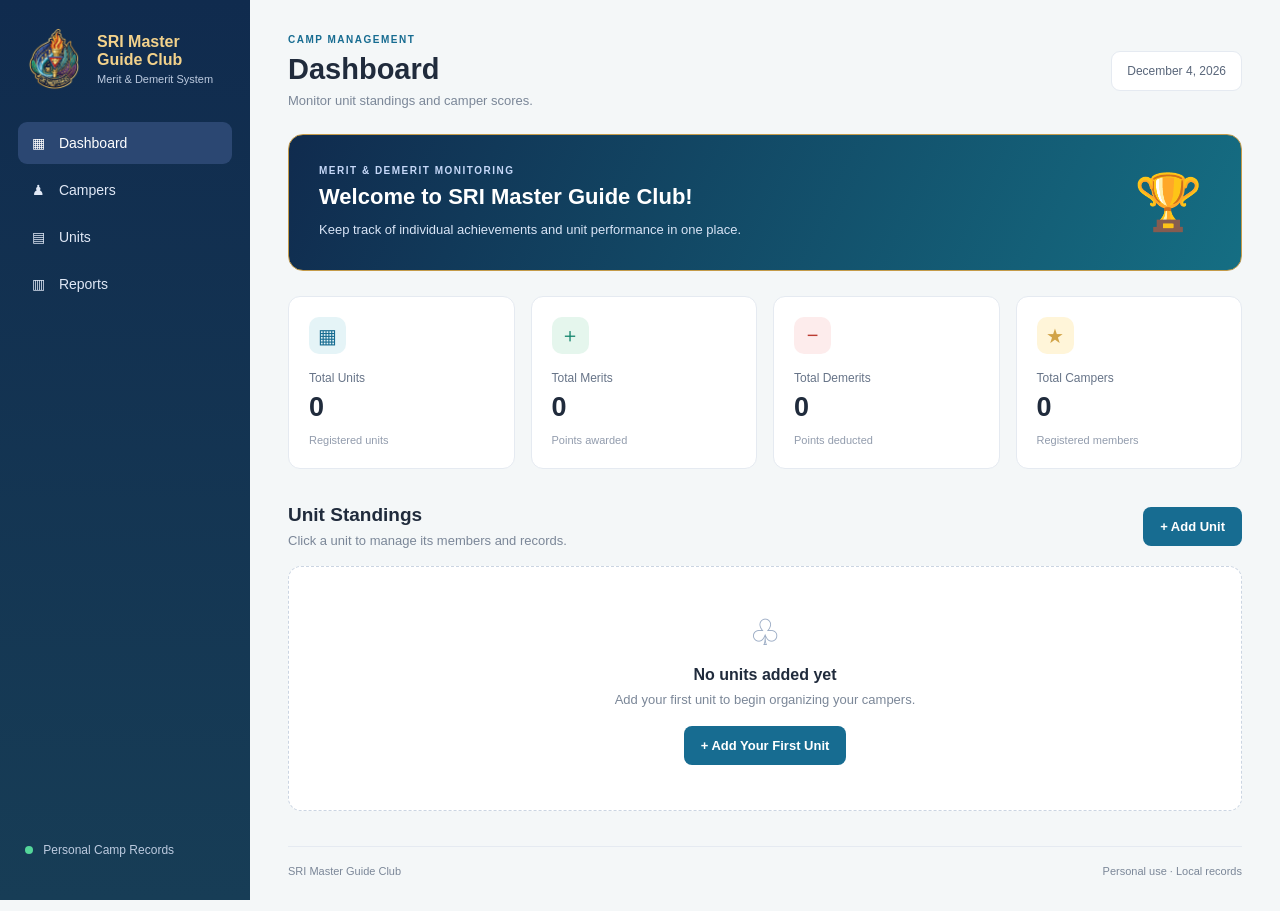
<file: management-test/index.html>
<!DOCTYPE html>
<html lang="en">
<head>
  <meta charset="UTF-8">
  <meta name="viewport" content="width=device-width, initial-scale=1.0">
  <title>SRI Master Guide Club</title>
  <link rel="stylesheet" href="style.css">
  <link rel="manifest" href="manifest.json">
  <meta name="theme-color" content="#102746">
  <meta name="apple-mobile-web-app-capable" content="yes">
  <meta name="apple-mobile-web-app-status-bar-style" content="default">
  <meta name="apple-mobile-web-app-title" content="SRI Master Guide">
  <link rel="apple-touch-icon" href="icon-192.png">
  <link rel="icon" type="image/png" href="icon-192.png">
</head>
<body>
  <aside class="sidebar">
    <div class="brand">
      <img class="brand-logo" src="club-logo.png" alt="SRI Master Guide Club logo">
      <div>
        <h2>SRI Master Guide Club</h2>
        <p>Merit & Demerit System</p>
      </div>
    </div>

    <nav>
      <button class="nav-item active" type="button" data-page="dashboard" onclick="showDashboard()"><span>▦</span> Dashboard</button>
      <button class="nav-item" type="button" data-page="campers" onclick="showListing('campers')"><span>♟</span> Campers</button>
      <button class="nav-item" type="button" data-page="units" onclick="showListing('units')"><span>▤</span> Units</button>
      <button class="nav-item" type="button" data-page="reports" onclick="showListing('reports')"><span>▥</span> Reports</button>
    </nav>

    <div class="sidebar-footer">
      <span class="status-dot"></span>
      Personal Camp Records
    </div>
  </aside>

  <main class="main-content">
    <header class="topbar">
      <div>
        <p class="eyebrow">CAMP MANAGEMENT</p>
        <h1>Dashboard</h1>
        <p class="subtitle">Monitor unit standings and camper scores.</p>
      </div>
      <div class="date-label" id="today-date">Camp Scoreboard</div>
    </header>

    <section class="welcome-banner">
      <div>
        <p class="eyebrow light">MERIT & DEMERIT MONITORING</p>
        <h2>Welcome to SRI Master Guide Club!</h2>
        <p>Keep track of individual achievements and unit performance in one place.</p>
      </div>
      <div class="trophy-icon">🏆</div>
    </section>

    <section class="summary-grid">
      <article class="summary-card">
        <div class="summary-icon blue">▦</div>
        <p>Total Units</p>
        <h2 id="total-units">0</h2>
        <span>Registered units</span>
      </article>

      <article class="summary-card">
        <div class="summary-icon green">＋</div>
        <p>Total Merits</p>
        <h2 id="total-merits">0</h2>
        <span>Points awarded</span>
      </article>

      <article class="summary-card">
        <div class="summary-icon red">−</div>
        <p>Total Demerits</p>
        <h2 id="total-demerits">0</h2>
        <span>Points deducted</span>
      </article>

      <article class="summary-card">
        <div class="summary-icon gold">★</div>
        <p>Total Campers</p>
        <h2 id="total-campers">0</h2>
        <span>Registered members</span>
      </article>
    </section>

    <section class="units-section">
      <div class="section-heading">
        <div>
          <h2>Unit Standings</h2>
          <p>Click a unit to manage its members and records.</p>
        </div>
        <button class="primary-button" id="add-unit-btn" type="button">
          + Add Unit
        </button>
      </div>

      <div class="units-grid" id="units-container">
        <div class="empty-state">
          <div class="empty-icon">♧</div>
          <h3>No units added yet</h3>
          <p>Add your first unit to begin organizing your campers.</p>
          <button class="primary-button" type="button"
            onclick="document.getElementById('add-unit-btn').click()">
            + Add Your First Unit
          </button>
        </div>
      </div>
    </section>

    <footer class="page-footer">
      <span>SRI Master Guide Club</span>
      <span>Personal use · Local records</span>
    </footer>
  </main>

 
  <section id="unit-page" class="unit-page hidden">
    <div class="unit-page-header">
      <button class="back-button" onclick="showDashboard()">
        ← Back to Dashboard
      </button>

      <div class="unit-page-title">
        <div>
          <p class="eyebrow">UNIT MANAGEMENT</p>
          <h1 id="unit-page-name">Unit Name</h1>
          <p class="subtitle">Manage your campers and their scores.</p>
        </div>

        <button class="primary-button" onclick="addMemberToActiveUnit()">
          + Add Camper
        </button>
      </div>
    </div>

    <section class="summary-grid unit-summary-grid">
      <article class="summary-card">
        <div class="summary-icon blue">♟</div>
        <p>Total Campers</p>
        <h2 id="unit-member-count">0</h2>
        <span>Registered members</span>
      </article>

      <article class="summary-card">
        <div class="summary-icon green">＋</div>
        <p>Total Merits</p>
        <h2 id="unit-merits">0</h2>
        <span>Points awarded</span>
      </article>

      <article class="summary-card">
        <div class="summary-icon red">−</div>
        <p>Total Demerits</p>
        <h2 id="unit-demerits">0</h2>
        <span>Points deducted</span>
      </article>

      <article class="summary-card">
        <div class="summary-icon gold">★</div>
        <p>Unit Score</p>
        <h2 id="unit-total-score">0</h2>
        <span>Current net score</span>
      </article>
    </section>

    <section class="record-section">
      <div class="section-heading"><div><h2>Team Points</h2><p>Give points directly to this unit, not to individual campers.</p></div></div>
      <button type="button" class="category-manage-button" onclick="manageCategories()">✎ Edit Categories</button>
      <form id="team-score-form" class="score-form">
        <div class="form-group"><label for="team-merit-points">Team Merit Points</label><input id="team-merit-points" type="number" min="0" step="1" placeholder="0"></div>
        <div class="form-group"><label for="team-demerit-points">Team Demerit Points</label><input id="team-demerit-points" type="number" min="0" step="1" placeholder="0"></div>
        <div class="form-group"><label for="team-score-date">Date</label><input id="team-score-date" type="date" required></div>
        <div class="full-width" id="team-category-fields"></div>
        <div class="form-group full-width"><label for="team-score-notes">Additional details (optional)</label><textarea id="team-score-notes" rows="2" placeholder="What did the team do?"></textarea></div>
        <div class="form-actions"><button class="primary-button" type="submit">Save Team Points</button></div>
      </form>
      <h3 class="team-history-heading">Unit Score History — Team &amp; Campers</h3>
      <div id="team-history" class="history-list"></div>
    </section>

    <section class="members-section">
      <div class="section-heading">
        <div>
          <h2>Unit Members</h2>
          <p>Select a camper to view their individual records.</p>
        </div>
      </div>

      <div id="members-container" class="members-grid"></div>
    </section>
  </section>



<section id="listing-page" class="unit-page hidden">
  <header class="topbar"><div><p class="eyebrow">CAMP MANAGEMENT</p><h1 id="listing-title">Campers</h1><p class="subtitle" id="listing-description"></p></div></header>
  <div id="listing-content"></div>
</section>

<section id="member-page" class="member-page hidden">
  <button class="back-button" onclick="showDashboard()">
    ← Back to Dashboard
  </button>

  <header class="member-profile-header">
    <div>
      <p class="eyebrow">CAMPER PROFILE</p>
      <h1 id="member-page-name">Camper Name</h1>
      <p class="subtitle" id="member-page-unit">Unit Name</p>
    </div>
  </header>

  <section class="summary-grid member-summary-grid">
    <article class="summary-card">
      <div class="summary-icon green">＋</div>
      <p>Total Merits</p>
      <h2 id="member-merits">0</h2>
      <span>Points awarded</span>
    </article>

    <article class="summary-card">
      <div class="summary-icon red">−</div>
      <p>Total Demerits</p>
      <h2 id="member-demerits">0</h2>
      <span>Points deducted</span>
    </article>

    <article class="summary-card">
      <div class="summary-icon blue">★</div>
      <p>Net Score</p>
      <h2 id="member-net-score">0</h2>
      <span>Current individual score</span>
    </article>
  </section>

  <section class="record-section">
    <div class="section-heading">
      <div>
        <h2>Record a Score</h2>
        <p>Record an individual achievement or demerit.</p>
      </div>
    </div>

    <button type="button" class="category-manage-button" onclick="manageCategories()">✎ Edit Categories</button>
    <form id="score-form" class="score-form">
      <div class="form-group merit-field">
        <label for="merit-points">Merit Points (+)</label>
        <input id="merit-points" type="number" min="0" step="1" placeholder="0">
      </div>
      <div class="form-group demerit-field">
        <label for="demerit-points">Demerit Points (−)</label>
        <input id="demerit-points" type="number" min="0" step="1" placeholder="0">
      </div>
      <div class="form-group">
        <label for="score-date">Date</label>
        <input id="score-date" type="date" required>
      </div>
      <div class="full-width" id="camper-category-fields"></div>
      <div class="form-group full-width">
        <label for="score-notes">Additional details (optional)</label>
        <textarea id="score-notes" rows="2" placeholder="Optional notes about what happened"></textarea>
      </div>
      <div class="form-actions">
        <button type="submit" class="primary-button">Save Score Record</button>
      </div>
    </form>
  </section>

  <section class="record-section">
    <div class="section-heading">
      <div>
        <h2>Score History</h2>
        <p>All individual merit and demerit entries.</p>
      </div>
    </div>

    <div id="member-history" class="history-list"></div>
  </section>
</section>

<div id="app-dialog" class="app-dialog hidden" role="dialog" aria-modal="true" aria-labelledby="dialog-title">
  <div class="dialog-panel">
    <h2 id="dialog-title">Enter a name</h2>
    <p id="dialog-description"></p>
    <form id="dialog-form">
      <label for="dialog-name">Name</label>
      <input id="dialog-name" type="text" maxlength="120" autocomplete="off" required>
      <p id="dialog-error" class="dialog-error hidden" role="alert"></p>
      <div class="dialog-actions"><button type="button" id="dialog-cancel" class="back-button">Cancel</button><button type="submit" class="primary-button">Save</button></div>
    </form>
  </div>
</div>
<div id="app-error" class="app-dialog hidden" role="alertdialog" aria-modal="true" aria-labelledby="app-error-title">
  <div class="dialog-panel"><h2 id="app-error-title">Something needs attention</h2><p id="app-error-message"></p><div class="dialog-actions"><button type="button" class="primary-button" id="app-error-close">OK</button></div></div>
</div>
<script src="script.js"></script>
<script>
  if ("serviceWorker" in navigator) {
    window.addEventListener("load", () => {
      navigator.serviceWorker.register("./service-worker.js").catch(error => console.error("Offline setup failed:", error));
    });
  }
</script>
</body>
</html>
</file>
<file: management-test/style.css>
:root {
  --navy: #142747;
  --blue: #2858a5;
  --blue-light: #eaf1fc;
  --background: #f4f6fa;
  --white: #ffffff;
  --text: #202b3c;
  --muted: #7b8798;
  --border: #e5eaf1;
  --green: #178454;
  --red: #c84141;
  --gold: #bd8b17;
}

* {
  box-sizing: border-box;
  margin: 0;
  padding: 0;
}

body {
  font-family: "Segoe UI", Arial, sans-serif;
  background: var(--background);
  color: var(--text);
  min-height: 100vh;
}

button {
  font: inherit;
  cursor: pointer;
}

.sidebar {
  position: fixed;
  top: 0;
  left: 0;
  width: 250px;
  height: 100vh;
  background: var(--navy);
  color: white;
  padding: 28px 18px;
  display: flex;
  flex-direction: column;
  z-index: 10;
}

.brand {
  display: flex;
  align-items: center;
  gap: 12px;
  padding: 0 5px 32px;
}

.brand-icon {
  width: 44px;
  height: 44px;
  display: grid;
  place-items: center;
  border-radius: 12px;
  background: #315c9e;
  font-size: 17px;
  font-weight: 800;
}

.brand h2 {
  font-size: 17px;
  margin-bottom: 4px;
}

.brand p {
  font-size: 11px;
  color: #bdcbe0;
}

.nav-item {
  width: 100%;
  padding: 13px 14px;
  border: 0;
  border-radius: 9px;
  color: #e0e8f6;
  background: transparent;
  text-align: left;
  font-size: 14px;
}

.nav-item span {
  margin-right: 10px;
}

.nav-item.active {
  color: white;
  background: #2b4772;
}

.sidebar-footer {
  margin-top: auto;
  padding: 15px 7px;
  font-size: 12px;
  color: #bdcbe0;
}

.status-dot {
  display: inline-block;
  width: 8px;
  height: 8px;
  border-radius: 50%;
  background: #54d69a;
  margin-right: 7px;
}

.main-content {
  margin-left: 250px;
  padding: 34px 38px;
  max-width: 1700px;
}

.topbar {
  display: flex;
  align-items: center;
  justify-content: space-between;
  gap: 18px;
  margin-bottom: 26px;
}

.eyebrow {
  font-size: 10px;
  font-weight: 800;
  letter-spacing: 1.5px;
  color: var(--blue);
  margin-bottom: 8px;
}

.topbar h1 {
  font-size: 29px;
  margin-bottom: 7px;
}

.subtitle,
.section-heading p {
  font-size: 13px;
  color: var(--muted);
}

.date-label {
  background: white;
  border: 1px solid var(--border);
  border-radius: 9px;
  padding: 12px 15px;
  color: #59667a;
  font-size: 12px;
}

.welcome-banner {
  background: linear-gradient(115deg, #1a3155, #2b5798);
  border-radius: 15px;
  padding: 27px 30px;
  display: flex;
  align-items: center;
  justify-content: space-between;
  gap: 20px;
  color: white;
  margin-bottom: 25px;
}

.eyebrow.light {
  color: #c6d8f8;
}

.welcome-banner h2 {
  font-size: 22px;
  margin-bottom: 10px;
}

.welcome-banner p:last-child {
  font-size: 13px;
  line-height: 1.6;
  color: #d8e4f6;
}

.trophy-icon {
  font-size: 55px;
  padding: 8px;
}

.summary-grid {
  display: grid;
  grid-template-columns: repeat(4, minmax(0, 1fr));
  gap: 16px;
  margin-bottom: 35px;
}

.summary-card {
  background: var(--white);
  border: 1px solid var(--border);
  border-radius: 12px;
  padding: 20px;
  min-width: 0;
}

.summary-icon {
  width: 37px;
  height: 37px;
  border-radius: 10px;
  display: grid;
  place-items: center;
  font-size: 20px;
  margin-bottom: 17px;
}

.summary-icon.blue {
  color: var(--blue);
  background: var(--blue-light);
}

.summary-icon.green {
  color: var(--green);
  background: #e5f6ed;
}

.summary-icon.red {
  color: var(--red);
  background: #fdecec;
}

.summary-icon.gold {
  color: var(--gold);
  background: #fff5d9;
}

.summary-card > p {
  color: #677488;
  font-size: 12px;
  margin-bottom: 7px;
}

.summary-card h2 {
  font-size: 27px;
  margin-bottom: 7px;
}

.summary-card > span {
  color: #929cad;
  font-size: 11px;
}

.units-section {
  margin-bottom: 35px;
}

.section-heading {
  display: flex;
  justify-content: space-between;
  align-items: center;
  gap: 15px;
  margin-bottom: 18px;
}

.section-heading h2 {
  font-size: 19px;
  margin-bottom: 7px;
}

.primary-button {
  border: none;
  border-radius: 8px;
  background: var(--blue);
  color: white;
  padding: 12px 17px;
  font-weight: 600;
  font-size: 13px;
}

.primary-button:hover {
  background: #1d447f;
}

.units-grid {
  display: grid;
  grid-template-columns: repeat(2, minmax(0, 1fr));
  gap: 17px;
}

.empty-state {
  grid-column: 1 / -1;
  background: white;
  border: 1px dashed #cbd5e2;
  border-radius: 13px;
  padding: 45px 20px;
  text-align: center;
}

.empty-icon {
  font-size: 36px;
  color: #9aabc4;
  margin-bottom: 12px;
}

.empty-state h3 {
  font-size: 16px;
  margin-bottom: 8px;
}

.empty-state p {
  color: var(--muted);
  font-size: 13px;
  margin-bottom: 19px;
}

.page-footer {
  border-top: 1px solid var(--border);
  padding-top: 18px;
  display: flex;
  justify-content: space-between;
  gap: 12px;
  color: var(--muted);
  font-size: 11px;
}

@media (max-width: 1100px) {
  .main-content {
    padding: 28px 22px;
  }

  .summary-grid {
    grid-template-columns: repeat(2, minmax(0, 1fr));
  }
}

@media (max-width: 700px) {
  .sidebar {
    position: static;
    width: 100%;
    height: auto;
    padding: 15px;
  }

  .brand {
    padding-bottom: 14px;
  }

  .sidebar-footer {
    display: none;
  }

  .main-content {
    margin-left: 0;
    padding: 22px 15px;
  }

  .topbar {
    align-items: flex-start;
    flex-direction: column;
  }

  .welcome-banner {
    padding: 22px;
  }

  .welcome-banner h2 {
    font-size: 19px;
  }

  .trophy-icon {
    font-size: 35px;
  }

  .summary-grid,
  .units-grid {
    grid-template-columns: 1fr;
  }

  .section-heading {
    align-items: flex-start;
  }

  .page-footer {
    flex-direction: column;
  }
}


/* Unit cards */
.unit-card {
  background: #ffffff;
  border: 1px solid #e5eaf1;
  border-radius: 13px;
  padding: 22px;
  transition: box-shadow 0.2s, transform 0.2s;
}

.unit-card:hover {
  box-shadow: 0 8px 25px rgba(20, 39, 71, 0.08);
  transform: translateY(-2px);
}

.unit-card-top {
  display: flex;
  align-items: center;
  justify-content: space-between;
  margin-bottom: 18px;
}

.unit-avatar {
  width: 45px;
  height: 45px;
  border-radius: 12px;
  display: grid;
  place-items: center;
  background: #eaf1fc;
  color: #2858a5;
  font-size: 20px;
  font-weight: 800;
}

.unit-actions {
  display: flex;
  gap: 7px;
}

.small-button {
  width: 32px;
  height: 32px;
  border: 1px solid #e5eaf1;
  border-radius: 8px;
  background: white;
  color: #526176;
  font-size: 17px;
}

.small-button:hover {
  background: #f4f6fa;
}

.danger-button {
  color: #c84141;
}

.unit-rank {
  color: #2858a5;
  font-size: 10px;
  font-weight: 800;
  letter-spacing: 1px;
  margin-bottom: 8px;
}

.unit-card h3 {
  font-size: 18px;
  margin-bottom: 7px;
  overflow-wrap: anywhere;
}

.member-count {
  color: #7b8798;
  font-size: 12px;
  margin-bottom: 20px;
}

.unit-score-row {
  border-top: 1px solid #e5eaf1;
  padding-top: 15px;
  display: flex;
  justify-content: space-between;
  align-items: center;
  gap: 10px;
  font-size: 12px;
  color: #7b8798;
}

.unit-score-row strong {
  font-size: 20px;
  color: #178454;
}

.open-unit-button {
  margin-top: 17px;
  width: 100%;
  padding: 11px;
  border: 1px solid #d7e3f6;
  border-radius: 8px;
  background: #f0f5fd;
  color: #2858a5;
  font-weight: 700;
  font-size: 12px;
}

.open-unit-button:hover {
  background: #e1ebfb;
}



/* Unit details page */
.hidden {
  display: none !important;
}

.unit-page {
  margin-left: 250px;
  padding: 34px 38px;
  max-width: 1700px;
}

.unit-page-header {
  margin-bottom: 28px;
}

.back-button {
  border: 1px solid #e5eaf1;
  background: white;
  border-radius: 8px;
  padding: 11px 14px;
  color: #2858a5;
  font-weight: 600;
  font-size: 12px;
  margin-bottom: 24px;
}

.unit-page-title {
  display: flex;
  justify-content: space-between;
  align-items: center;
  gap: 15px;
}

.unit-page-title h1 {
  font-size: 28px;
  margin-bottom: 8px;
}

.unit-summary-grid {
  margin-bottom: 35px;
}

.members-section {
  margin-bottom: 35px;
}

.members-grid {
  display: grid;
  grid-template-columns: repeat(2, minmax(0, 1fr));
  gap: 15px;
}

.member-card {
  background: white;
  border: 1px solid #e5eaf1;
  border-radius: 12px;
  padding: 18px;
  display: flex;
  align-items: center;
  gap: 14px;
}

.member-avatar {
  width: 43px;
  height: 43px;
  flex-shrink: 0;
  display: grid;
  place-items: center;
  border-radius: 50%;
  background: #eaf1fc;
  color: #2858a5;
  font-weight: 800;
  font-size: 17px;
}

.member-info {
  flex: 1;
  min-width: 0;
}

.member-info h3 {
  font-size: 14px;
  margin-bottom: 5px;
  overflow-wrap: anywhere;
}

.member-info p {
  color: #7b8798;
  font-size: 12px;
}

.member-score {
  font-size: 16px;
  font-weight: 800;
  color: #178454;
  white-space: nowrap;
}

.member-open-button {
  border: 1px solid #d7e3f6;
  background: #f0f5fd;
  color: #2858a5;
  border-radius: 7px;
  padding: 8px 10px;
  font-size: 11px;
  font-weight: 700;
}

.members-empty {
  grid-column: 1 / -1;
  padding: 35px 20px;
  background: white;
  border: 1px dashed #cbd5e2;
  border-radius: 12px;
  text-align: center;
}

.members-empty p {
  margin-top: 8px;
  margin-bottom: 16px;
  color: #7b8798;
  font-size: 13px;
}

@media (max-width: 1100px) {
  .unit-page {
    padding: 28px 22px;
  }
}

@media (max-width: 700px) {
  .unit-page {
    margin-left: 0;
    padding: 22px 15px;
  }

  .unit-page-title {
    align-items: flex-start;
    flex-direction: column;
  }

  .members-grid {
    grid-template-columns: 1fr;
  }
}


/* Camper profile and score recording */
.member-page {
  margin-left: 250px;
  padding: 34px 38px;
  max-width: 1700px;
}

.member-profile-header {
  margin: 12px 0 28px;
}

.member-profile-header h1 {
  font-size: 28px;
  margin-bottom: 8px;
}

.member-summary-grid {
  grid-template-columns: repeat(3, minmax(0, 1fr));
  margin-bottom: 30px;
}

.record-section {
  background: #ffffff;
  border: 1px solid #e5eaf1;
  border-radius: 13px;
  padding: 24px;
  margin-bottom: 25px;
}

.score-form {
  display: grid;
  grid-template-columns: repeat(3, minmax(0, 1fr));
  gap: 20px;
  margin-top: 22px;
}

.form-group {
  display: flex;
  flex-direction: column;
  gap: 8px;
}

.form-group label {
  font-size: 12px;
  font-weight: 700;
  color: #46546a;
}

.form-group input,
.form-group select,
.form-group textarea {
  width: 100%;
  padding: 12px;
  border: 1px solid #dbe2ec;
  border-radius: 8px;
  background: #ffffff;
  color: #202b3c;
  font: inherit;
  font-size: 13px;
}

.form-group input:focus,
.form-group select:focus,
.form-group textarea:focus {
  outline: 2px solid #b8cef4;
  border-color: #2858a5;
}

.form-group textarea {
  resize: vertical;
}

.full-width {
  grid-column: 1 / -1;
}

.form-actions {
  grid-column: 1 / -1;
}

.history-list {
  display: flex;
  flex-direction: column;
  gap: 12px;
  margin-top: 20px;
}

.history-item {
  border: 1px solid #e5eaf1;
  border-radius: 10px;
  padding: 16px;
  display: flex;
  align-items: flex-start;
  justify-content: space-between;
  gap: 15px;
}

.history-item h3 {
  font-size: 14px;
  margin-bottom: 6px;
  overflow-wrap: anywhere;
}

.history-item p {
  font-size: 12px;
  color: #7b8798;
  line-height: 1.6;
}

.history-points {
  font-size: 16px;
  font-weight: 800;
  white-space: nowrap;
}

.history-points.merit {
  color: #178454;
}

.history-points.demerit {
  color: #c84141;
}

.history-empty {
  text-align: center;
  padding: 28px 15px;
  color: #7b8798;
  font-size: 13px;
  border: 1px dashed #cbd5e2;
  border-radius: 10px;
}

.delete-record-button {
  margin-top: 8px;
  border: 0;
  background: transparent;
  color: #c84141;
  font-size: 12px;
  padding: 4px 0;
}

@media (max-width: 1100px) {
  .member-page {
    padding: 28px 22px;
  }

  .score-form {
    grid-template-columns: repeat(2, minmax(0, 1fr));
  }
}

@media (max-width: 700px) {
  .member-page {
    margin-left: 0;
    padding: 22px 15px;
  }

  .member-summary-grid,
  .score-form {
    grid-template-columns: 1fr;
  }

  .record-section {
    padding: 18px;
  }

  .full-width,
  .form-actions {
    grid-column: auto;
  }
}

/* Separate merit/demerit boxes and checkbox categories */
.merit-field input { border-color: #9ed5b6; background: #f2fbf6; }
.demerit-field input { border-color: #efb5b5; background: #fff7f7; }
.category-field { border: 1px solid #dbe2ec; border-radius: 10px; padding: 15px; min-width: 0; }
.category-field legend { font-size: 12px; font-weight: 700; color: #46546a; padding: 0 6px; }
.category-grid { display: grid; grid-template-columns: repeat(2, minmax(0, 1fr)); gap: 12px; }
.category-grid label { display: flex; align-items: center; gap: 9px; font-size: 13px; cursor: pointer; }
.category-grid input { width: 17px; height: 17px; accent-color: #2858a5; flex-shrink: 0; }
@media (max-width: 700px) { .category-grid { grid-template-columns: 1fr; } }

/* Team score form */
.team-categories { border: 1px solid #dbe2ec; border-radius: 9px; padding: 15px; min-width: 0; }
.team-categories legend { padding: 0 6px; font-size: 13px; font-weight: 700; }
.team-history-heading { margin-top: 26px; font-size: 16px; }

/* Navigation and quick-access pages */
.sidebar nav { display: flex; flex-direction: column; gap: 5px; }
.quick-list { display: grid; gap: 10px; }
.quick-row { display: flex; align-items: center; justify-content: space-between; gap: 14px; padding: 15px; border: 1px solid var(--border); border-radius: 10px; }
.quick-row strong { font-size: 14px; }
.quick-row p, .report-sub { color: var(--muted); font-size: 12px; margin-top: 5px; }
.report-scroll { overflow-x: auto; background: white; border-radius: 12px; border: 1px solid var(--border); }
.report-table { border-collapse: collapse; width: 100%; min-width: 780px; }
.report-table th, .report-table td { padding: 15px; border-bottom: 1px solid var(--border); text-align: left; font-size: 13px; }
.report-table th { background: var(--blue-light); color: var(--navy); }
.report-table .open-unit-button { margin: 0; white-space: nowrap; }
@media (max-width: 700px) { .sidebar nav { flex-direction: row; flex-wrap: wrap; } .sidebar nav button { width: auto; } .quick-row { align-items: flex-start; flex-direction: column; } }

/* Separate, editable merit and demerit reasons */
#camper-category-fields, #team-category-fields { display: grid; gap: 15px; }
.category-field { border: 1px solid #dbe2ec; border-radius: 10px; padding: 16px; min-width: 0; }
.category-field legend { font-size: 13px; font-weight: 700; padding: 0 6px; }
.category-merit { background: #f5fbf7; }
.category-demerit { background: #fff7f7; }
.category-manage-button { border: 1px solid #d7e3f6; border-radius: 8px; background: #f0f5fd; color: #2858a5; padding: 10px 14px; font-weight: 700; margin: 8px 0; }

/* SRI Master Guide Club branding */
:root { --navy:#122b4c; --blue:#176c91; --blue-light:#e5f4f7; --background:#f4f7f8; --green:#13846c; --red:#bb3c32; --gold:#d1a347; }
.brand-logo { width:62px; height:62px; object-fit:contain; flex-shrink:0; }
.brand h2 { font-size:16px; color:#f3d28b; }
.sidebar { background:linear-gradient(180deg,#102b4e,#173d56); }
.welcome-banner { background:linear-gradient(115deg,#102b4e,#156e83); border:1px solid #c49b4a; }
.primary-button { background:#176c91; }
.primary-button:hover { background:#104e6d; }
.unit-rank,.unit-avatar,.member-avatar,.back-button,.open-unit-button,.member-open-button { color:#176c91; }
.category-grid input { accent-color:#176c91; }
/* Centered input and error dialogs */
.app-dialog { position:fixed; inset:0; background:rgba(8,22,42,.65); display:flex; align-items:center; justify-content:center; padding:18px; z-index:1000; }
.dialog-panel { width:min(100%,440px); padding:26px; background:white; border:2px solid #d1a347; border-radius:16px; box-shadow:0 20px 60px rgba(0,0,0,.25); }
.dialog-panel h2 { font-size:21px; color:#122b4c; margin-bottom:10px; }
.dialog-panel p { font-size:13px; color:#526176; line-height:1.5; margin-bottom:17px; }
.dialog-panel label { display:block; font-size:13px; font-weight:700; margin-bottom:7px; }
.dialog-panel input { width:100%; padding:13px; border:1px solid #bdcbd7; border-radius:9px; font:inherit; }
.dialog-actions { display:flex; justify-content:flex-end; gap:10px; margin-top:22px; }
.dialog-actions .back-button { margin:0; }
.dialog-error { color:#bb3c32 !important; margin:10px 0 0 !important; font-weight:600; }
</file>
